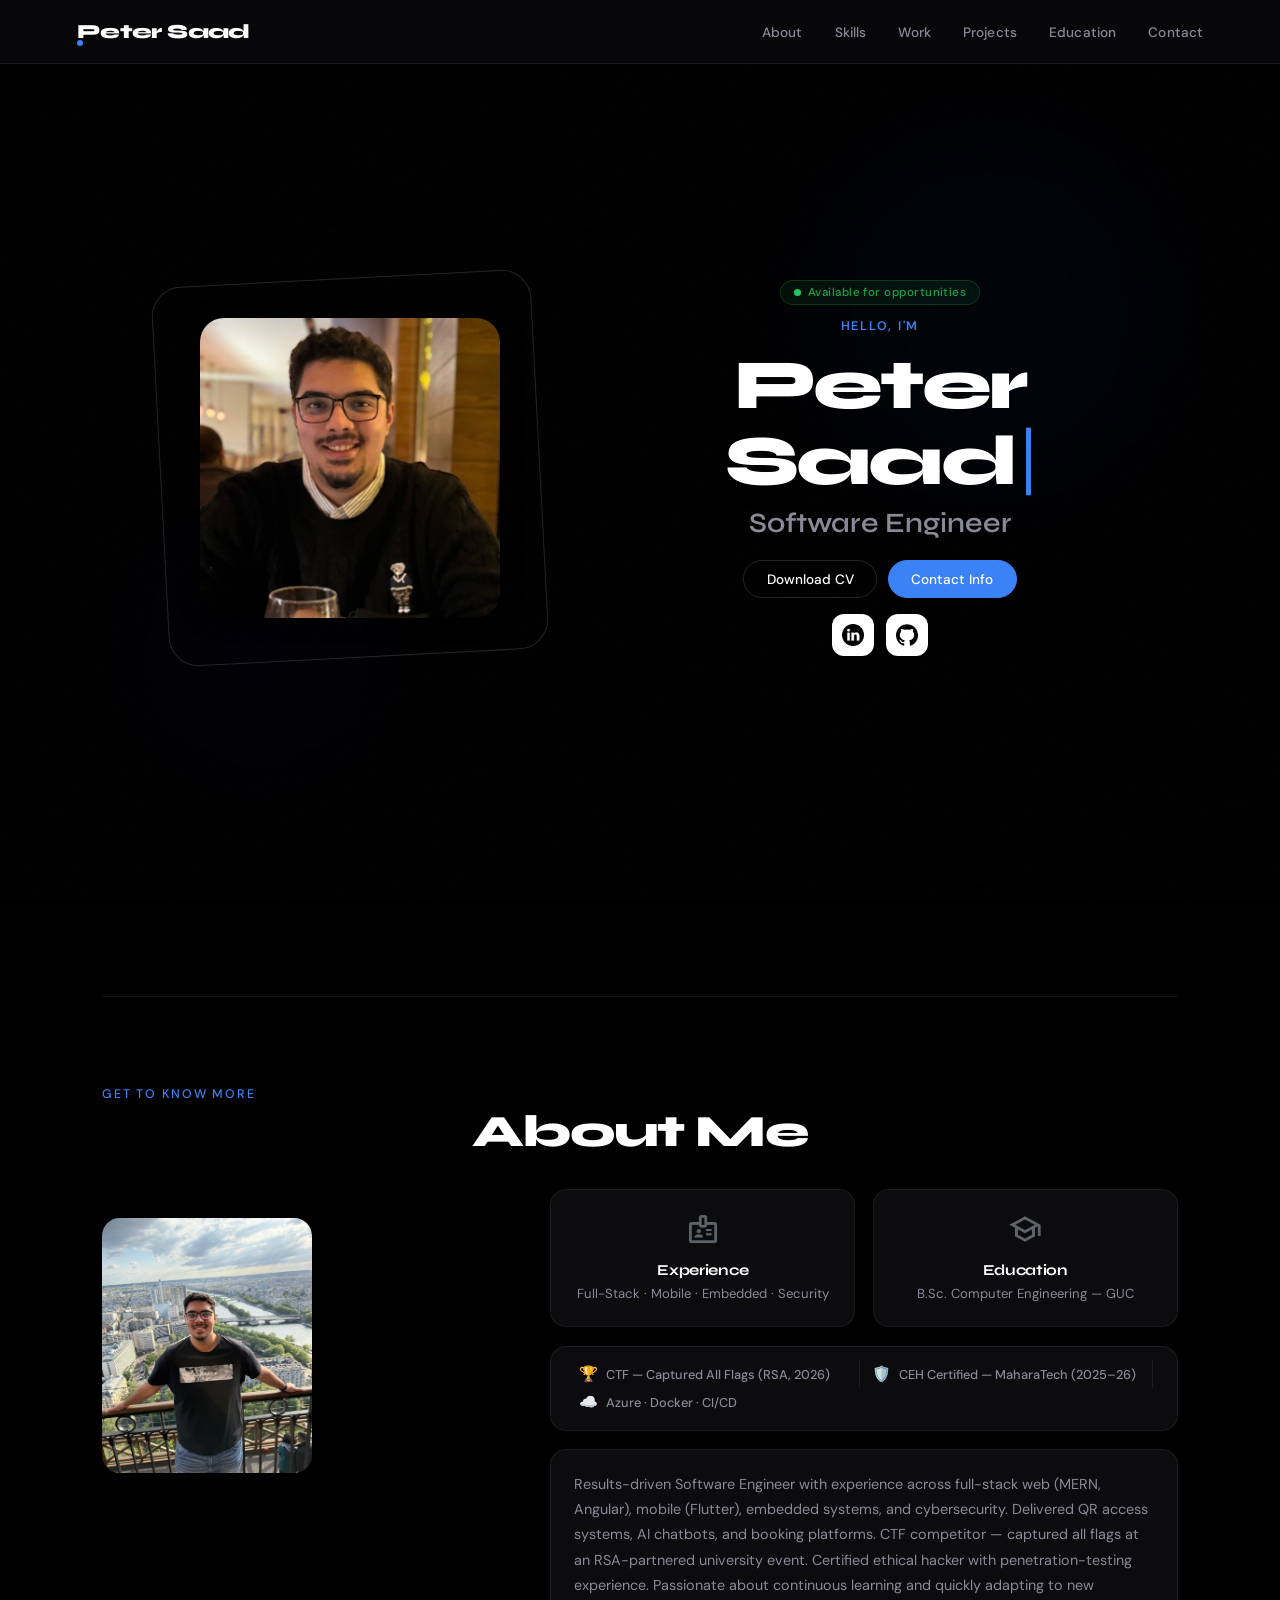
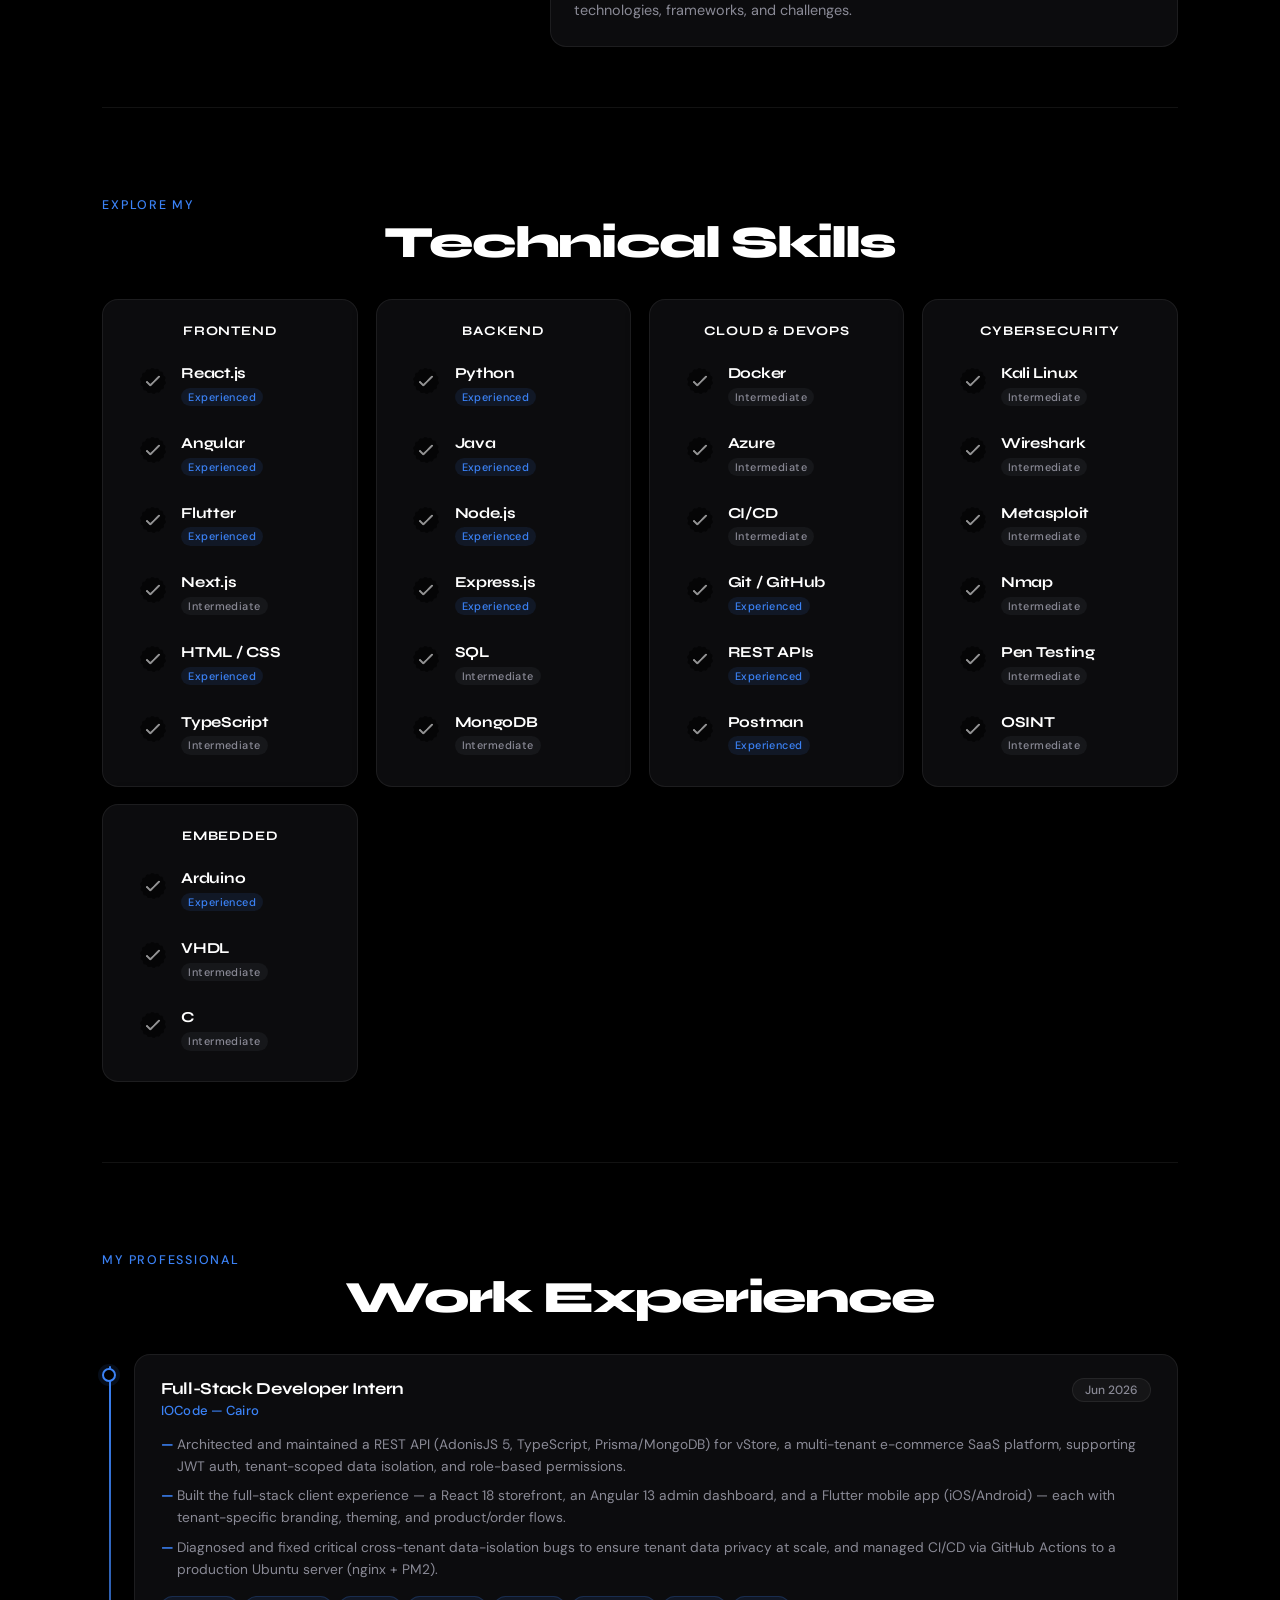
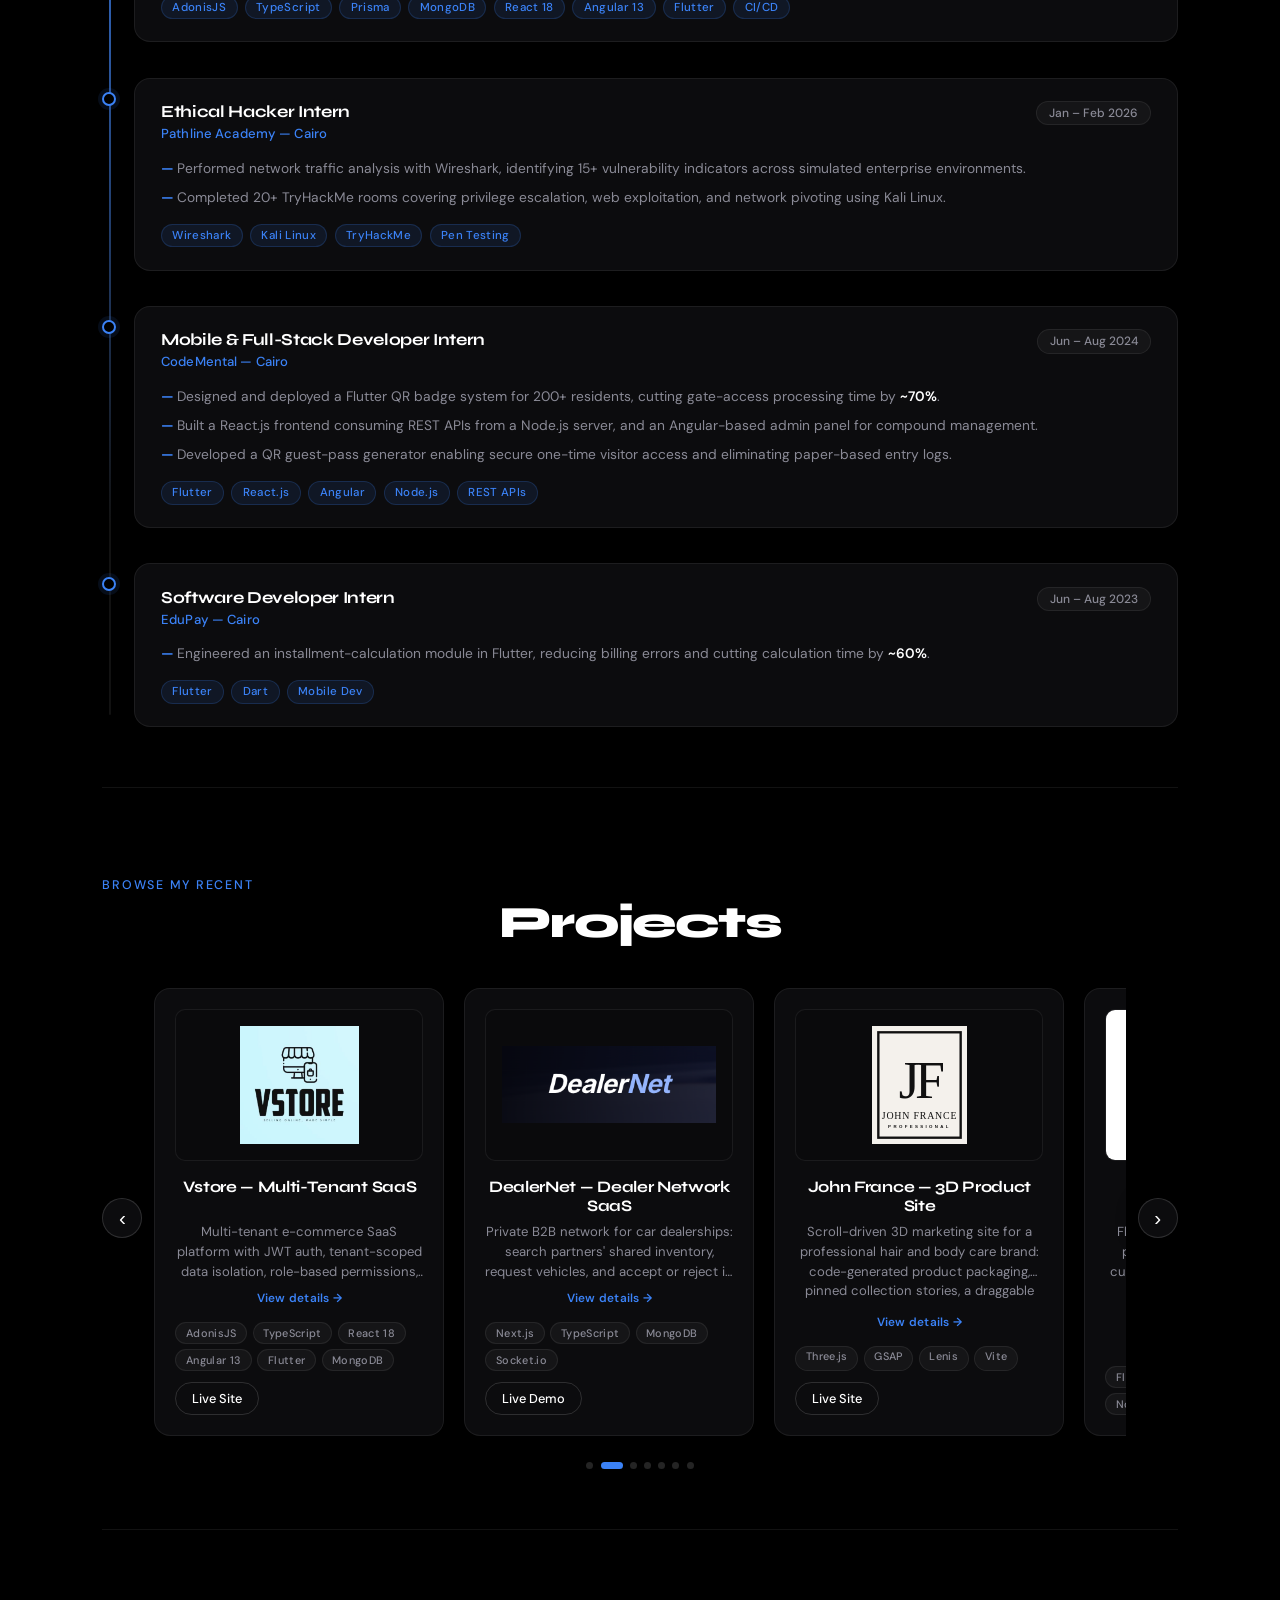
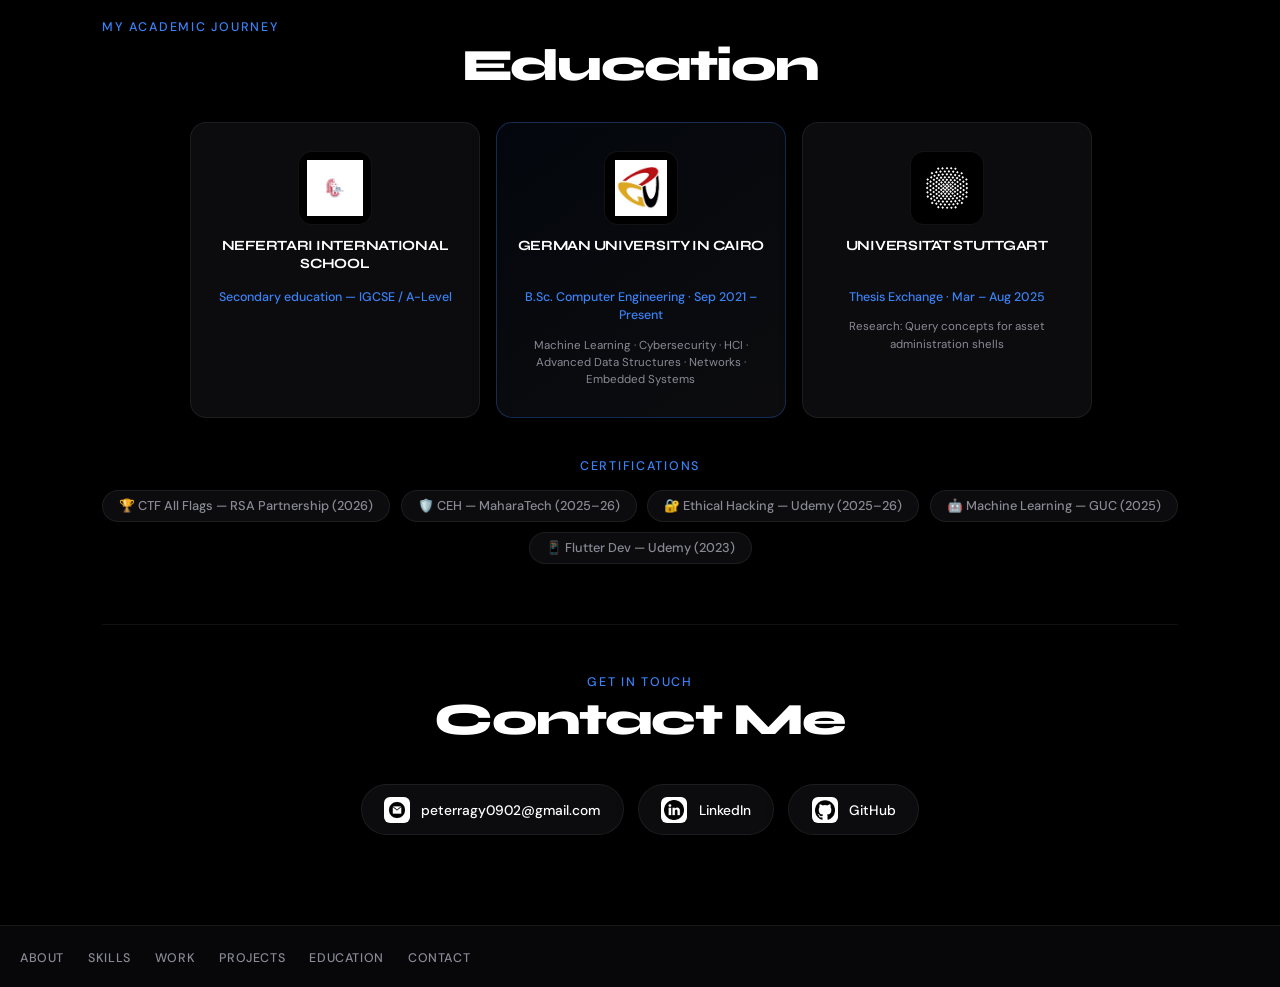
<file: index.html>
<!DOCTYPE html>
<html lang="en">
  <head>
    <meta charset="UTF-8" />
    <meta http-equiv="X-UA-Compatible" content="IE=edge" />
    <meta name="viewport" content="width=device-width, initial-scale=1.0" />
    <title>Peter Saad — Software Engineer</title>
    <link rel="preconnect" href="https://fonts.googleapis.com">
    <link rel="preconnect" href="https://fonts.gstatic.com" crossorigin>
    <link href="https://fonts.googleapis.com/css2?family=Syne:wght@400;500;600;700;800&family=DM+Sans:ital,opsz,wght@0,9..40,300;0,9..40,400;0,9..40,500;1,9..40,300&display=swap" rel="stylesheet">
    <link rel="stylesheet" href="style.css?v=3" />
    <link rel="stylesheet" href="mediaqueries.css?v=3" />
  </head>
  <body>

    <!-- ── DESKTOP NAV ── -->
    <nav id="desktop-nav">
      <div class="logo">Peter Saad</div>
      <div>
        <ul class="nav-links">
          <li><a href="#about">About</a></li>
          <li><a href="#experience">Skills</a></li>
          <li><a href="#work">Work</a></li>
          <li><a href="#projects">Projects</a></li>
          <li><a href="#education">Education</a></li>
          <li><a href="#contact">Contact</a></li>
        </ul>
      </div>
    </nav>

    <!-- ── HAMBURGER NAV ── -->
    <nav id="hamburger-nav">
      <div class="logo">Peter Saad</div>
      <div class="hamburger-menu">
        <div class="hamburger-icon" id="hamburgerIcon" onclick="toggleMenu()">
          <span></span>
          <span></span>
          <span></span>
        </div>
        <ul class="menu-links" id="menuLinks">
          <li><a href="#about"      onclick="toggleMenu()">About</a></li>
          <li><a href="#experience" onclick="toggleMenu()">Skills</a></li>
          <li><a href="#work"       onclick="toggleMenu()">Work</a></li>
          <li><a href="#projects"   onclick="toggleMenu()">Projects</a></li>
          <li><a href="#education"  onclick="toggleMenu()">Education</a></li>
          <li><a href="#contact"    onclick="toggleMenu()">Contact</a></li>
        </ul>
      </div>
    </nav>

    <!-- ── HERO ── -->
    <section id="profile">
      <div class="section__pic-container reveal">
        <img src="./assets/peterPP.jpg" alt="Peter's profile picture" class="profile-pic" />
      </div>
      <div class="section__text">
        <div class="status-badge reveal reveal-delay-1">Available for opportunities</div>
        <p class="section__text__p1 reveal reveal-delay-1">Hello, I'm</p>
        <h1 class="title reveal reveal-delay-2">Peter Saad</h1>
        <p class="section__text__p2 reveal reveal-delay-3">Software Engineer</p>
        <div class="btn-container reveal reveal-delay-4">
          <button class="btn btn-color-2" onclick="window.open('./assets/Peter_Saad_CV.pdf')">Download CV</button>
          <button class="btn btn-color-1" onclick="location.href='./#contact'">Contact Info</button>
        </div>
        <div id="socials-container" class="reveal reveal-delay-5">
          <img src="./assets/linkedin.png" alt="My LinkedIn profile" class="icon"
            onclick="location.href='https://www.linkedin.com/in/peter-ragy-b593ab20a/'" />
          <img src="./assets/github.png" alt="My Github profile" class="icon"
            onclick="location.href='https://github.com/Peterragy'" />
        </div>
      </div>
    </section>

    <!-- ── ABOUT ── -->
    <section id="about">
      <p class="section__text__p1 reveal">Get To Know More</p>
      <h1 class="title reveal reveal-delay-1">About Me</h1>
      <div class="section-container">
        <div class="section__pic-container reveal reveal-delay-1">
          <img src="./assets/peterSaad.jpg" alt="Profile picture" class="about-pic" />
        </div>
        <div class="about-details-container">
          <div class="about-containers">
            <div class="details-container reveal reveal-delay-2">
              <img src="./assets/badge_24dp_5F6368_FILL0_wght400_GRAD0_opsz24.png" alt="Experience icon" class="icon" />
              <h3>Experience</h3>
              <p>Full-Stack · Mobile · Embedded · Security</p>
            </div>
            <div class="details-container reveal reveal-delay-3">
              <img src="./assets/school_24dp_5F6368_FILL0_wght400_GRAD0_opsz24.png" alt="Education icon" class="icon" />
              <h3>Education</h3>
              <p>B.Sc. Computer Engineering — GUC</p>
            </div>
          </div>

          <!-- Achievements strip -->
          <div class="achievements-strip reveal reveal-delay-3">
            <div class="ach-item">
              <span class="ach-icon">🏆</span>
              <span>CTF — Captured All Flags (RSA, 2026)</span>
            </div>
            <div class="ach-sep"></div>
            <div class="ach-item">
              <span class="ach-icon">🛡️</span>
              <span>CEH Certified — MaharaTech (2025–26)</span>
            </div>
            <div class="ach-sep"></div>
            <div class="ach-item">
              <span class="ach-icon">☁️</span>
              <span>Azure · Docker · CI/CD</span>
            </div>
          </div>

          <div class="text-container reveal reveal-delay-4">
            <p>
              Results-driven Software Engineer with experience across full-stack web (MERN, Angular), mobile (Flutter),
              embedded systems, and cybersecurity. Delivered QR access systems, AI chatbots, and booking platforms.
              CTF competitor — captured all flags at an RSA-partnered university event. Certified ethical hacker
              with penetration-testing experience. Passionate about continuous learning and quickly adapting to new
              technologies, frameworks, and challenges.
            </p>
          </div>
        </div>
      </div>
      <img src="./assets/arrow.png" alt="Arrow icon" class="icon arrow" onclick="location.href='./#experience'" />
    </section>

    <!-- ── SKILLS ── -->
    <section id="experience">
      <p class="section__text__p1 reveal">Explore My</p>
      <h1 class="title reveal reveal-delay-1">Technical Skills</h1>
      <div class="experience-details-container reveal reveal-delay-2">
        <div class="about-containers">

          <div class="details-container">
            <h2 class="experience-sub-title">Frontend</h2>
            <div class="article-container">
              <article><img src="./assets/checkmark.png" alt="" class="icon" /><div><h3>React.js</h3><p><span class="skill-level experienced">Experienced</span></p></div></article>
              <article><img src="./assets/checkmark.png" alt="" class="icon" /><div><h3>Angular</h3><p><span class="skill-level experienced">Experienced</span></p></div></article>
              <article><img src="./assets/checkmark.png" alt="" class="icon" /><div><h3>Flutter</h3><p><span class="skill-level experienced">Experienced</span></p></div></article>
              <article><img src="./assets/checkmark.png" alt="" class="icon" /><div><h3>Next.js</h3><p><span class="skill-level intermediate">Intermediate</span></p></div></article>
              <article><img src="./assets/checkmark.png" alt="" class="icon" /><div><h3>HTML / CSS</h3><p><span class="skill-level experienced">Experienced</span></p></div></article>
              <article><img src="./assets/checkmark.png" alt="" class="icon" /><div><h3>TypeScript</h3><p><span class="skill-level intermediate">Intermediate</span></p></div></article>
            </div>
          </div>

          <div class="details-container">
            <h2 class="experience-sub-title">Backend</h2>
            <div class="article-container">
              <article><img src="./assets/checkmark.png" alt="" class="icon" /><div><h3>Python</h3><p><span class="skill-level experienced">Experienced</span></p></div></article>
              <article><img src="./assets/checkmark.png" alt="" class="icon" /><div><h3>Java</h3><p><span class="skill-level experienced">Experienced</span></p></div></article>
              <article><img src="./assets/checkmark.png" alt="" class="icon" /><div><h3>Node.js</h3><p><span class="skill-level experienced">Experienced</span></p></div></article>
              <article><img src="./assets/checkmark.png" alt="" class="icon" /><div><h3>Express.js</h3><p><span class="skill-level experienced">Experienced</span></p></div></article>
              <article><img src="./assets/checkmark.png" alt="" class="icon" /><div><h3>SQL</h3><p><span class="skill-level intermediate">Intermediate</span></p></div></article>
              <article><img src="./assets/checkmark.png" alt="" class="icon" /><div><h3>MongoDB</h3><p><span class="skill-level intermediate">Intermediate</span></p></div></article>
            </div>
          </div>

          <div class="details-container">
            <h2 class="experience-sub-title">Cloud & DevOps</h2>
            <div class="article-container">
              <article><img src="./assets/checkmark.png" alt="" class="icon" /><div><h3>Docker</h3><p><span class="skill-level intermediate">Intermediate</span></p></div></article>
              <article><img src="./assets/checkmark.png" alt="" class="icon" /><div><h3>Azure</h3><p><span class="skill-level intermediate">Intermediate</span></p></div></article>
              <article><img src="./assets/checkmark.png" alt="" class="icon" /><div><h3>CI/CD</h3><p><span class="skill-level intermediate">Intermediate</span></p></div></article>
              <article><img src="./assets/checkmark.png" alt="" class="icon" /><div><h3>Git / GitHub</h3><p><span class="skill-level experienced">Experienced</span></p></div></article>
              <article><img src="./assets/checkmark.png" alt="" class="icon" /><div><h3>REST APIs</h3><p><span class="skill-level experienced">Experienced</span></p></div></article>
              <article><img src="./assets/checkmark.png" alt="" class="icon" /><div><h3>Postman</h3><p><span class="skill-level experienced">Experienced</span></p></div></article>
            </div>
          </div>

          <div class="details-container">
            <h2 class="experience-sub-title">Cybersecurity</h2>
            <div class="article-container">
              <article><img src="./assets/checkmark.png" alt="" class="icon" /><div><h3>Kali Linux</h3><p><span class="skill-level intermediate">Intermediate</span></p></div></article>
              <article><img src="./assets/checkmark.png" alt="" class="icon" /><div><h3>Wireshark</h3><p><span class="skill-level intermediate">Intermediate</span></p></div></article>
              <article><img src="./assets/checkmark.png" alt="" class="icon" /><div><h3>Metasploit</h3><p><span class="skill-level intermediate">Intermediate</span></p></div></article>
              <article><img src="./assets/checkmark.png" alt="" class="icon" /><div><h3>Nmap</h3><p><span class="skill-level intermediate">Intermediate</span></p></div></article>
              <article><img src="./assets/checkmark.png" alt="" class="icon" /><div><h3>Pen Testing</h3><p><span class="skill-level intermediate">Intermediate</span></p></div></article>
              <article><img src="./assets/checkmark.png" alt="" class="icon" /><div><h3>OSINT</h3><p><span class="skill-level intermediate">Intermediate</span></p></div></article>
            </div>
          </div>

          <div class="details-container">
            <h2 class="experience-sub-title">Embedded</h2>
            <div class="article-container">
              <article><img src="./assets/checkmark.png" alt="" class="icon" /><div><h3>Arduino</h3><p><span class="skill-level experienced">Experienced</span></p></div></article>
              <article><img src="./assets/checkmark.png" alt="" class="icon" /><div><h3>VHDL</h3><p><span class="skill-level intermediate">Intermediate</span></p></div></article>
              <article><img src="./assets/checkmark.png" alt="" class="icon" /><div><h3>C</h3><p><span class="skill-level intermediate">Intermediate</span></p></div></article>
            </div>
          </div>

        </div>
      </div>
      <img src="./assets/arrow.png" alt="Arrow icon" class="icon arrow" onclick="location.href='./#work'" />
    </section>

    <!-- ── WORK EXPERIENCE ── -->
    <section id="work">
      <p class="section__text__p1 reveal">My Professional</p>
      <h1 class="title reveal reveal-delay-1">Work Experience</h1>

      <div class="timeline reveal reveal-delay-2">

        <div class="timeline-item">
          <div class="timeline-dot"></div>
          <div class="timeline-content">
            <div class="timeline-header">
              <div>
                <h3 class="timeline-role">Full-Stack Developer Intern</h3>
                <p class="timeline-company">IOCode — Cairo</p>
              </div>
              <span class="timeline-date">Jun 2026</span>
            </div>
            <ul class="timeline-bullets">
              <li>Architected and maintained a REST API (AdonisJS 5, TypeScript, Prisma/MongoDB) for vStore, a multi-tenant e-commerce SaaS platform, supporting JWT auth, tenant-scoped data isolation, and role-based permissions.</li>
              <li>Built the full-stack client experience — a React 18 storefront, an Angular 13 admin dashboard, and a Flutter mobile app (iOS/Android) — each with tenant-specific branding, theming, and product/order flows.</li>
              <li>Diagnosed and fixed critical cross-tenant data-isolation bugs to ensure tenant data privacy at scale, and managed CI/CD via GitHub Actions to a production Ubuntu server (nginx + PM2).</li>
            </ul>
            <div class="timeline-tags">
              <span>AdonisJS</span><span>TypeScript</span><span>Prisma</span><span>MongoDB</span><span>React 18</span><span>Angular 13</span><span>Flutter</span><span>CI/CD</span>
            </div>
          </div>
        </div>

        <div class="timeline-item">
          <div class="timeline-dot"></div>
          <div class="timeline-content">
            <div class="timeline-header">
              <div>
                <h3 class="timeline-role">Ethical Hacker Intern</h3>
                <p class="timeline-company">Pathline Academy — Cairo</p>
              </div>
              <span class="timeline-date">Jan – Feb 2026</span>
            </div>
            <ul class="timeline-bullets">
              <li>Performed network traffic analysis with Wireshark, identifying 15+ vulnerability indicators across simulated enterprise environments.</li>
              <li>Completed 20+ TryHackMe rooms covering privilege escalation, web exploitation, and network pivoting using Kali Linux.</li>
            </ul>
            <div class="timeline-tags">
              <span>Wireshark</span><span>Kali Linux</span><span>TryHackMe</span><span>Pen Testing</span>
            </div>
          </div>
        </div>

        <div class="timeline-item">
          <div class="timeline-dot"></div>
          <div class="timeline-content">
            <div class="timeline-header">
              <div>
                <h3 class="timeline-role">Mobile & Full-Stack Developer Intern</h3>
                <p class="timeline-company">CodeMental — Cairo</p>
              </div>
              <span class="timeline-date">Jun – Aug 2024</span>
            </div>
            <ul class="timeline-bullets">
              <li>Designed and deployed a Flutter QR badge system for 200+ residents, cutting gate-access processing time by <strong>~70%</strong>.</li>
              <li>Built a React.js frontend consuming REST APIs from a Node.js server, and an Angular-based admin panel for compound management.</li>
              <li>Developed a QR guest-pass generator enabling secure one-time visitor access and eliminating paper-based entry logs.</li>
            </ul>
            <div class="timeline-tags">
              <span>Flutter</span><span>React.js</span><span>Angular</span><span>Node.js</span><span>REST APIs</span>
            </div>
          </div>
        </div>

        <div class="timeline-item">
          <div class="timeline-dot"></div>
          <div class="timeline-content">
            <div class="timeline-header">
              <div>
                <h3 class="timeline-role">Software Developer Intern</h3>
                <p class="timeline-company">EduPay — Cairo</p>
              </div>
              <span class="timeline-date">Jun – Aug 2023</span>
            </div>
            <ul class="timeline-bullets">
              <li>Engineered an installment-calculation module in Flutter, reducing billing errors and cutting calculation time by <strong>~60%</strong>.</li>
            </ul>
            <div class="timeline-tags">
              <span>Flutter</span><span>Dart</span><span>Mobile Dev</span>
            </div>
          </div>
        </div>

      </div>
      <img src="./assets/arrow.png" alt="Arrow icon" class="icon arrow" onclick="location.href='./#projects'" />
    </section>

    <!-- ── PROJECTS ── -->
    <section id="projects">
      <p class="section__text__p1 reveal">Browse My Recent</p>
      <h1 class="title reveal reveal-delay-1">Projects</h1>

      <div class="experience-details-container reveal reveal-delay-2">
        <div class="projects-slider-wrap">
          <button class="slider-btn slider-btn-left" type="button" aria-label="Scroll left" onclick="scrollProjects(-1)">‹</button>

          <div class="projects-slider" id="projectsSlider">

            <div class="details-container color-container project-card" tabindex="0" role="button">
              <img src="./assets/vstore-icon.png" alt="Vstore" class="project-img project-img-placeholder" />
              <template class="project-details">
                <p class="pd-meta">Full-Stack Developer · IOCode · 2026</p>
                <p class="pd-summary">A white-label e-commerce platform where every store owner gets their own branded storefront, admin dashboard and mobile app, all running on one shared backend.</p>
                <ul class="pd-points">
                  <li>REST API in AdonisJS 5 + TypeScript with Prisma/MongoDB, JWT auth and role-based permissions</li>
                  <li>Tenant-scoped data isolation: found and fixed cross-tenant leaks in orders, uploads, search and user accounts</li>
                  <li>React 18 storefront, Angular 13 admin dashboard and Flutter iOS/Android app, each themed per tenant</li>
                  <li>Per-tenant force-update flow for the mobile apps and cache invalidation so branding changes go live instantly</li>
                  <li>CI/CD with GitHub Actions to a production Ubuntu server behind nginx + PM2</li>
                </ul>
              </template>
              <div class="project-body">
                <h2 class="project-title">Vstore — Multi-Tenant SaaS</h2>
                <p class="project-desc">Multi-tenant e-commerce SaaS platform with JWT auth, tenant-scoped data isolation, role-based permissions, and full-stack client apps across web and mobile.</p>
              </div>
              <div class="project-footer">
                <div class="project-tech-tags">
                  <span>AdonisJS</span><span>TypeScript</span><span>React 18</span><span>Angular 13</span><span>Flutter</span><span>MongoDB</span>
                 
                </div>
                <div class="btn-container">
                  <button class="btn btn-color-2 project-btn" onclick="location.href='https://get.vstoreae.com'">Live Site</button>
                </div>
              </div>
            </div>

            <div class="details-container color-container project-card" tabindex="0" role="button">
              <img src="./assets/dealernet-logo.png" alt="DealerNet" class="project-img project-img-placeholder" />
              <template class="project-details">
                <p class="pd-meta">Product build · 2026</p>
                <p class="pd-summary">A private B2B network for car dealerships. When a customer wants a car that isn't on the lot, sales staff search partner dealerships' shared inventory, send a request, and the owning dealer accepts or rejects it in real time.</p>
                <ul class="pd-points">
                  <li>Multi-tenant accounts with Admin, Sales and Inventory roles, enforced on the server</li>
                  <li>Network search across make, model, year, price, mileage, distance and more, with cost and stock numbers kept private</li>
                  <li>Request workflow that reserves the car atomically and auto-rejects competing requests</li>
                  <li>Real-time notifications over Socket.io with a polling fallback</li>
                  <li>Subscriptions, trials, referral rewards and a platform console for billing and suspensions</li>
                  <li>Full Arabic and English UI with right-to-left layout, built for the Egyptian market</li>
                </ul>
              </template>
              <div class="project-body">
                <h2 class="project-title">DealerNet — Dealer Network SaaS</h2>
                <p class="project-desc">Private B2B network for car dealerships: search partners' shared inventory, request vehicles, and accept or reject in real time. Roles, CSV import, subscriptions, and full Arabic/English RTL support.</p>
              </div>
              <div class="project-footer">
                <div class="project-tech-tags">
                  <span>Next.js</span><span>TypeScript</span><span>MongoDB</span><span>Socket.io</span>
                </div>
                <div class="btn-container">
                  <button class="btn btn-color-2 project-btn" onclick="location.href='https://dealer-net.vercel.app'">Live Demo</button>
                </div>
              </div>
            </div>

            <div class="details-container color-container project-card" tabindex="0" role="button">
              <img src="./assets/johnfrance-logo.svg" alt="John France" class="project-img project-img-placeholder" />
              <template class="project-details">
                <p class="pd-meta">Website build · 2026</p>
                <p class="pd-summary">A scroll-driven 3D marketing site for John France Professional, a hair and body care brand, with every bottle, jar and tube generated in code instead of loaded as model files.</p>
                <ul class="pd-points">
                  <li>Procedural 3D packaging in Three.js with printed JF labels drawn on canvas</li>
                  <li>Logo intro animation and pinned collection stories where the page colour shifts per product line</li>
                  <li>Draggable 3D carousel of the range, smooth scrolling with GSAP + Lenis</li>
                  <li>199-product catalogue across 7 categories with shade variants and a store locator</li>
                  <li>Respects reduced-motion settings and ships as a static Vite build</li>
                </ul>
              </template>
              <div class="project-body">
                <h2 class="project-title">John France — 3D Product Site</h2>
                <p class="project-desc">Scroll-driven 3D marketing site for a professional hair and body care brand: code-generated product packaging, pinned collection stories, a draggable 3D carousel, and a 199-product catalogue with store locator.</p>
              </div>
              <div class="project-footer">
                <div class="project-tech-tags">
                  <span>Three.js</span><span>GSAP</span><span>Lenis</span><span>Vite</span>
                </div>
                <div class="btn-container">
                  <button class="btn btn-color-2 project-btn" onclick="location.href='https://john-france.vercel.app'">Live Site</button>
                </div>
              </div>
            </div>

            <div class="details-container color-container project-card" tabindex="0" role="button">
              <img src="./assets/lakeView.png" alt="LakeView Residence" class="project-img" />
              <template class="project-details">
                <p class="pd-meta">Mobile & Full-Stack Developer · CodeMental · 2024</p>
                <p class="pd-summary">A gate-access system for a residential compound that replaced paper visitor logs with QR codes.</p>
                <ul class="pd-points">
                  <li>Flutter QR badge app for 200+ residents, cutting gate-access time by ~70%</li>
                  <li>One-time QR guest passes for secure visitor entry</li>
                  <li>React.js frontend on a Node.js REST API, plus an Angular admin panel for compound management</li>
                </ul>
              </template>
              <div class="project-body">
                <h2 class="project-title">LakeView Residence</h2>
                <p class="project-desc">Flutter QR badge system and guest-pass generator for 200+ residents, cutting gate-access time by ~70% and eliminating paper entry logs.</p>
              </div>
              <div class="project-footer">
                <div class="project-tech-tags">
                  <span>Flutter</span><span>React.js</span><span>Angular</span><span>Node.js</span>
                </div>
              </div>
            </div>

            <div class="details-container color-container project-card" tabindex="0" role="button">
              <img src="./assets/edupayegyptcom_logo-2.jpeg" alt="EduPay" class="project-img" />
              <template class="project-details">
                <p class="pd-meta">Software Developer · EduPay · 2023</p>
                <p class="pd-summary">A school-fees payment app; I built the module that splits tuition into instalment plans.</p>
                <ul class="pd-points">
                  <li>Instalment-calculation module in Flutter</li>
                  <li>Cut calculation time by ~60% and reduced billing errors</li>
                  <li>Supported both the mobile app and the admin interfaces</li>
                </ul>
              </template>
              <div class="project-body">
                <h2 class="project-title">EduPay</h2>
                <p class="project-desc">Installment-calculation module in Flutter reducing billing errors and cutting calculation time by ~60%. Full-stack support across mobile and admin interfaces.</p>
              </div>
              <div class="project-footer">
                <div class="project-tech-tags">
                  <span>Flutter</span><span>Dart</span>
                </div>
              </div>
            </div>

            <div class="details-container color-container project-card" tabindex="0" role="button">
              <img src="./assets/airlineChatbot.png" alt="Airline Chatbot" class="project-img" />
              <template class="project-details">
                <p class="pd-meta">University project · GUC</p>
                <p class="pd-summary">A question-answering chatbot for airline data that combines a knowledge graph with semantic search.</p>
                <ul class="pd-points">
                  <li>Neo4j knowledge-graph queries merged with embedding-based retrieval</li>
                  <li>LLM answers grounded in both sources through LangChain</li>
                  <li>~40% more accurate answers than a baseline RAG pipeline</li>
                </ul>
              </template>
              <div class="project-body">
                <h2 class="project-title">Airline Chatbot</h2>
                <p class="project-desc">Hybrid chatbot merging Neo4j knowledge-graph queries with semantic embeddings + LLM outputs, improving response accuracy ~40% over baseline RAG.</p>
              </div>
              <div class="project-footer">
                <div class="project-tech-tags">
                  <span>Python</span><span>LangChain</span><span>Neo4j</span><span>OpenAI</span>
                </div>
                <div class="btn-container">
                  <button class="btn btn-color-2 project-btn" onclick="location.href='https://github.com/mario3fady/ACL-Airline-94/'">GitHub</button>
                </div>
              </div>
            </div>

            <div class="details-container color-container project-card" tabindex="0" role="button">
              <img src="./assets/Wandermate_logo.svg" alt="Wander-Mate" class="project-img" />
              <template class="project-details">
                <p class="pd-meta">University project · GUC · 2024</p>
                <p class="pd-summary">A full-stack travel booking platform for flights, hotels, tours and souvenirs.</p>
                <ul class="pd-points">
                  <li>MERN stack with role-based authentication for tourists, guides, sellers and admins</li>
                  <li>Stripe payments and an itinerary builder</li>
                  <li>Booking flows for flights, hotels and activities in one place</li>
                </ul>
              </template>
              <div class="project-body">
                <h2 class="project-title">Wander-Mate</h2>
                <p class="project-desc">Full-stack MERN booking platform for flights, hotels, tours and souvenirs — Stripe payments, itinerary builder, role-based authentication.</p>
              </div>
              <div class="project-footer">
                <div class="project-tech-tags">
                  <span>MongoDB</span><span>Express</span><span>React</span><span>Node.js</span><span>Stripe</span>
                </div>
                <div class="btn-container">
                  <button class="btn btn-color-2 project-btn" onclick="location.href='https://github.com/Advanced-computer-lab-2024/Wander-Mate'">GitHub</button>
                </div>
              </div>
            </div>

           
          </div>

          <button class="slider-btn slider-btn-right" type="button" aria-label="Scroll right" onclick="scrollProjects(1)">›</button>
        </div>
        <div class="slider-dots" id="sliderDots" aria-hidden="true"></div>
      </div>

      <img src="./assets/arrow.png" alt="Arrow icon" class="icon arrow" onclick="location.href='./#education'" />
    </section>

    <!-- ── EDUCATION ── -->
    <section id="education">
      <p class="section__text__p1 reveal">My Academic Journey</p>
      <h1 class="title reveal reveal-delay-1">Education</h1>
      <div class="experience-details-container reveal reveal-delay-2">
        <div class="about-containers edu-grid">

          <div class="details-container color-container education-card">
            <div class="edu-logo-wrap">
              <img src="./assets/nefertari.png" alt="Nefertari International School" class="edu-logo" />
            </div>
            <h2 class="experience-sub-title project-title">Nefertari International School</h2>
            <p class="edu-desc">Secondary education — IGCSE / A-Level</p>
          </div>

          <div class="details-container color-container education-card edu-card-main">
            <div class="edu-logo-wrap">
              <img src="./assets/The_German_University_in_Cairo_Official_logo.jpg" alt="German University in Cairo" class="edu-logo" />
            </div>
            <h2 class="experience-sub-title project-title">German University in Cairo</h2>
            <p class="edu-desc">B.Sc. Computer Engineering · Sep 2021 – Present</p>
            <p class="edu-courses">Machine Learning · Cybersecurity · HCI · Advanced Data Structures · Networks · Embedded Systems</p>
          </div>

          <div class="details-container color-container education-card">
            <div class="edu-logo-wrap">
              <img src="./assets/universitet-stuttgart.svg" alt="Universität Stuttgart" class="edu-logo" />
            </div>
            <h2 class="experience-sub-title project-title">Universität Stuttgart</h2>
            <p class="edu-desc">Thesis Exchange · Mar – Aug 2025</p>
            <p class="edu-courses">Research: Query concepts for asset administration shells</p>
          </div>

        </div>
      </div>

      <!-- Certifications -->
      <div class="certs-row reveal reveal-delay-3">
        <p class="section__text__p1">Certifications</p>
        <div class="certs-list">
          <div class="cert-chip">🏆 CTF All Flags — RSA Partnership (2026)</div>
          <div class="cert-chip">🛡️ CEH — MaharaTech (2025–26)</div>
          <div class="cert-chip">🔐 Ethical Hacking — Udemy (2025–26)</div>
          <div class="cert-chip">🤖 Machine Learning — GUC (2025)</div>
          <div class="cert-chip">📱 Flutter Dev — Udemy (2023)</div>
        </div>
      </div>

      <img src="./assets/arrow.png" alt="Arrow icon" class="icon arrow" onclick="location.href='./#contact'" />
    </section>

    <!-- ── CONTACT ── -->
    <section id="contact">
      <p class="section__text__p1 reveal">Get in Touch</p>
      <h1 class="title reveal reveal-delay-1">Contact Me</h1>
      <div class="contact-info-upper-container reveal reveal-delay-2">

        <div class="contact-info-container">
          <img src="./assets/email.png" alt="Email icon" class="icon contact-icon email-icon" />
          <p><a href="mailto:peterragy0902@gmail.com">peterragy0902@gmail.com</a></p>
        </div>

        <div class="contact-info-container">
          <img src="./assets/linkedin.png" alt="LinkedIn icon" class="icon contact-icon" />
          <p><a href="https://www.linkedin.com/in/peter-ragy-b593ab20a/" target="_blank">LinkedIn</a></p>
        </div>

        <div class="contact-info-container">
          <img src="./assets/github.png" alt="GitHub icon" class="icon contact-icon" />
          <p><a href="https://github.com/Peterragy" target="_blank">GitHub</a></p>
        </div>

      </div>
    </section>

    <!-- ── FOOTER ── -->
    <footer>
      <nav>
        <div class="nav-links-container">
          <ul class="nav-links">
            <li><a href="#about">About</a></li>
            <li><a href="#experience">Skills</a></li>
            <li><a href="#work">Work</a></li>
            <li><a href="#projects">Projects</a></li>
            <li><a href="#education">Education</a></li>
            <li><a href="#contact">Contact</a></li>
          </ul>
        </div>
      </nav>
    </footer>

    <!-- ── PROJECT DETAILS MODAL ── -->
    <div class="pd-overlay" id="projectModal" hidden>
      <div class="pd-backdrop" data-close></div>
      <div class="pd-panel" role="dialog" aria-modal="true" aria-labelledby="pdTitle">
        <button class="pd-close" type="button" aria-label="Close details" data-close>&times;</button>
        <div class="pd-hero"><img id="pdImg" alt="" /></div>
        <div class="pd-content">
          <h2 class="pd-title" id="pdTitle"></h2>
          <div id="pdBody"></div>
          <div class="project-tech-tags pd-tags" id="pdTags"></div>
          <div class="pd-actions" id="pdActions"></div>
        </div>
      </div>
    </div>

    <script src="script.js?v=3"></script>
  </body>
</html>
</file>
<file: style.css>
/* ─────────────────────────────────────────────────────────
   FONTS & DESIGN TOKENS
───────────────────────────────────────────────────────── */
@import url("https://fonts.googleapis.com/css2?family=Syne:wght@400;500;600;700;800&family=DM+Sans:ital,opsz,wght@0,9..40,300;0,9..40,400;0,9..40,500;1,9..40,300&display=swap");

:root {
  --font-display: 'Syne', sans-serif;
  --font-body:    'DM Sans', sans-serif;

  --clr-bg:            #000000;
  --clr-surface:       rgba(14,14,16,0.9);
  --clr-surface-glass: rgba(10,10,12,0.75);

  --clr-border:        rgba(255,255,255,0.07);
  --clr-border-strong: rgba(255,255,255,0.14);

  --clr-text:          #ffffff;
  --clr-text-muted:    #8a8a96;

  --clr-accent:        #3b82f6;
  --clr-accent-soft:   rgba(59,130,246,0.10);
  --clr-accent-glow:   rgba(59,130,246,0.18);

  --radius-card: 16px;
  --radius-pill: 999px;

  --shadow-card:  0 2px 20px rgba(0,0,0,0.55);
  --shadow-hover: 0 8px 40px rgba(0,0,0,0.75);

  --transition: 0.26s cubic-bezier(.4,0,.2,1);
}

/* ─────────────────────────────────────────────────────────
   RESET & BASE
───────────────────────────────────────────────────────── */
*, *::before, *::after { box-sizing: border-box; margin: 0; padding: 0; }
html { scroll-behavior: smooth; }

body {
  font-family: var(--font-body);
  background: var(--clr-bg);
  color: var(--clr-text);
  -webkit-font-smoothing: antialiased;
  overflow-x: hidden;
}

p { color: var(--clr-text-muted); }

a {
  color: var(--clr-text);
  text-decoration: none;
  transition: color var(--transition);
}
a:hover { color: var(--clr-accent); }

/* ─────────────────────────────────────────────────────────
   NOISE TEXTURE
───────────────────────────────────────────────────────── */
body::before {
  content: '';
  position: fixed; inset: 0;
  background-image: url("data:image/svg+xml,%3Csvg viewBox='0 0 200 200' xmlns='http://www.w3.org/2000/svg'%3E%3Cfilter id='n'%3E%3CfeTurbulence type='fractalNoise' baseFrequency='0.9' numOctaves='4' stitchTiles='stitch'/%3E%3C/filter%3E%3Crect width='100%25' height='100%25' filter='url(%23n)' opacity='0.025'/%3E%3C/svg%3E");
  pointer-events: none; z-index: 0; opacity: .45;
}

/* ─────────────────────────────────────────────────────────
   SCROLL REVEAL
───────────────────────────────────────────────────────── */
.reveal {
  opacity: 0;
  transform: translateY(28px);
  transition: opacity 0.65s cubic-bezier(.4,0,.2,1), transform 0.65s cubic-bezier(.4,0,.2,1);
}
.reveal.visible { opacity: 1; transform: none; }
.reveal-delay-1 { transition-delay: 0.10s; }
.reveal-delay-2 { transition-delay: 0.20s; }
.reveal-delay-3 { transition-delay: 0.30s; }
.reveal-delay-4 { transition-delay: 0.40s; }
.reveal-delay-5 { transition-delay: 0.50s; }

/* ─────────────────────────────────────────────────────────
   DESKTOP NAV
───────────────────────────────────────────────────────── */
#desktop-nav {
  position: fixed; top: 0; left: 0; right: 0; z-index: 100;
  display: flex; justify-content: space-between; align-items: center;
  padding: 0 6%; height: 64px;
  background: var(--clr-surface-glass);
  backdrop-filter: blur(20px) saturate(180%);
  -webkit-backdrop-filter: blur(20px) saturate(180%);
  border-bottom: 1px solid var(--clr-border);
  transition: box-shadow var(--transition);
}
#desktop-nav.scrolled { box-shadow: 0 4px 24px rgba(0,0,0,0.3); }

#desktop-nav .logo {
  font-family: var(--font-display);
  font-weight: 800; font-size: 1.25rem;
  letter-spacing: -0.03em; color: var(--clr-text);
  position: relative;
}
#desktop-nav .logo::after {
  content: ''; position: absolute; bottom: -2px; left: 0;
  width: 6px; height: 6px; border-radius: 50%; background: var(--clr-accent);
}

nav, .nav-links { display: flex; }
.nav-links { gap: 2rem; list-style: none; }

#desktop-nav .nav-links a {
  font-size: 0.85rem; font-weight: 500;
  color: var(--clr-text-muted); letter-spacing: 0.01em;
  position: relative; transition: color var(--transition);
}
#desktop-nav .nav-links a::after {
  content: ''; position: absolute; bottom: -3px; left: 0;
  width: 0; height: 1.5px; background: var(--clr-accent);
  transition: width var(--transition); border-radius: 2px;
}
#desktop-nav .nav-links a:hover { color: var(--clr-text); }
#desktop-nav .nav-links a:hover::after { width: 100%; }

.logo { font-size: 2rem; }
.logo:hover { cursor: default; }

/* ─────────────────────────────────────────────────────────
   HAMBURGER NAV
───────────────────────────────────────────────────────── */
#hamburger-nav {
  display: none;
  position: fixed; top: 0; left: 0; right: 0; z-index: 100;
  background: var(--clr-surface-glass);
  backdrop-filter: blur(20px); -webkit-backdrop-filter: blur(20px);
  border-bottom: 1px solid var(--clr-border);
  padding: 0 6%; height: 60px;
  align-items: center; justify-content: space-between;
}
#hamburger-nav .logo {
  font-family: var(--font-display); font-weight: 800;
  font-size: 1.1rem; letter-spacing: -0.03em; position: relative;
}
#hamburger-nav .logo::after {
  content: ''; position: absolute; bottom: -2px; left: 0;
  width: 6px; height: 6px; border-radius: 50%; background: var(--clr-accent);
}

.hamburger-menu { position: relative; display: inline-block; }

.hamburger-icon {
  display: flex; flex-direction: column; gap: 5px;
  cursor: pointer; padding: 6px; border-radius: 8px;
  transition: background var(--transition);
}
.hamburger-icon:hover { background: var(--clr-accent-soft); }
.hamburger-icon span {
  display: block; width: 24px; height: 2px;
  background: var(--clr-text); border-radius: 2px;
  transition: transform var(--transition), opacity var(--transition), width var(--transition);
  transform-origin: center;
}
.hamburger-icon.open span:nth-child(1) { transform: translateY(7px) rotate(45deg); }
.hamburger-icon.open span:nth-child(2) { opacity: 0; width: 0; }
.hamburger-icon.open span:nth-child(3) { transform: translateY(-7px) rotate(-45deg); }

.menu-links {
  position: fixed; top: 60px; left: 0; right: 0;
  background: var(--clr-surface-glass);
  backdrop-filter: blur(20px); -webkit-backdrop-filter: blur(20px);
  border-bottom: 1px solid var(--clr-border);
  padding: 0 6%; max-height: 0; overflow: hidden;
  transition: max-height 0.4s cubic-bezier(.4,0,.2,1), padding 0.3s;
  list-style: none;
}
.menu-links.open { max-height: 400px; padding: 1rem 6%; }
.menu-links li { list-style: none; padding: 0.5rem 0; }
.menu-links a {
  font-family: var(--font-display); font-size: 1.05rem; font-weight: 600;
  color: var(--clr-text); display: block;
  transition: color var(--transition), transform var(--transition);
}
.menu-links a:hover { color: var(--clr-accent); transform: translateX(4px); }

/* ─────────────────────────────────────────────────────────
   SECTIONS — shared
───────────────────────────────────────────────────────── */
section {
  padding: 90px 8% 60px;
  position: relative;
  min-height: fit-content;
}
section:not(#profile)::before {
  content: ''; position: absolute;
  top: 0; left: 8%; right: 8%; height: 1px;
  background: var(--clr-border);
}

.section-container { display: flex; gap: 4rem; }

.section__text__p1 {
  font-size: 0.78rem; font-weight: 500;
  letter-spacing: 0.14em; text-transform: uppercase;
  color: var(--clr-accent); margin-bottom: 0.4rem;
  display: block;
}

.title {
  font-family: var(--font-display);
  font-weight: 800; letter-spacing: -0.04em;
  line-height: 1.08; margin: 0 0 2rem;
  font-size: clamp(1.8rem, 4vw, 2.8rem);
  text-align: center;
}

/* ─────────────────────────────────────────────────────────
   HERO
───────────────────────────────────────────────────────── */
#profile {
  min-height: 100vh;
  display: flex; align-items: center; justify-content: center;
  gap: 5rem; padding: 96px 8% 60px; position: relative;
}
#profile::before, #profile::after {
  content: ''; position: absolute;
  border-radius: 50%; filter: blur(90px); pointer-events: none; z-index: -1;
}
#profile::before {
  width: 480px; height: 480px;
  background: radial-gradient(circle, rgba(37,99,235,0.08) 0%, transparent 70%);
  top: 8%; right: 4%;
}
#profile::after {
  width: 360px; height: 360px;
  background: radial-gradient(circle, rgba(99,102,241,0.06) 0%, transparent 70%);
  bottom: 8%; left: 6%;
}

.section__pic-container {
  display: flex; position: relative; flex-shrink: 0;
  height: 400px; width: 400px; margin: auto 0;
}

.profile-pic {
  width: 300px; height: 300px; object-fit: cover;
  border-radius: 24px; box-shadow: var(--shadow-card);
  transition: transform var(--transition), box-shadow var(--transition);
  position: relative; z-index: 1; margin: auto;
}
.profile-pic:hover {
  transform: translateY(-6px) rotate(1deg);
  box-shadow: var(--shadow-hover);
}
#profile .section__pic-container::before {
  content: ''; position: absolute; inset: 10px;
  border: 1.5px solid var(--clr-border-strong);
  border-radius: 30px; z-index: 0;
  transform: rotate(-3deg);
  transition: transform var(--transition);
}
#profile .section__pic-container:hover::before { transform: rotate(-1.5deg); }

.section__text {
  align-self: center; text-align: center;
  display: flex; flex-direction: column;
  align-items: center; gap: 0.4rem; max-width: 500px;
}
.section__text p { font-weight: 600; }
.section__text__p2 {
  font-family: var(--font-display);
  font-size: 1.75rem; font-weight: 500;
  color: var(--clr-text-muted); margin-bottom: 0.5rem;
}

#profile .title {
  font-size: clamp(2.8rem, 6vw, 4.4rem); margin-bottom: 0;
}
#profile .title::after {
  content: '|'; display: inline-block; color: var(--clr-accent);
  animation: blink 1.1s step-end infinite;
  margin-left: 4px; font-weight: 300;
}
@keyframes blink { 0%,100%{opacity:1} 50%{opacity:0} }

/* ─────────────────────────────────────────────────────────
   STATUS BADGE
───────────────────────────────────────────────────────── */
.status-badge {
  display: inline-flex; align-items: center; gap: 0.45rem;
  background: rgba(34,197,94,0.08); border: 1px solid rgba(34,197,94,0.22);
  border-radius: var(--radius-pill); padding: 0.28rem 0.8rem;
  font-size: 0.72rem; font-weight: 500; color: #16a34a;
  margin-bottom: 0.4rem; letter-spacing: 0.04em;
}
.status-badge::before {
  content: ''; width: 7px; height: 7px;
  border-radius: 50%; background: #22c55e;
  box-shadow: 0 0 0 0 rgba(34,197,94,0.4);
  animation: pulse-dot 2s infinite;
}
@keyframes pulse-dot {
  0%   { box-shadow: 0 0 0 0   rgba(34,197,94,0.4); }
  70%  { box-shadow: 0 0 0 8px rgba(34,197,94,0); }
  100% { box-shadow: 0 0 0 0   rgba(34,197,94,0); }
}

/* ─────────────────────────────────────────────────────────
   SOCIALS
───────────────────────────────────────────────────────── */
#socials-container {
  display: flex; justify-content: center; gap: 0.7rem; margin-top: 0.6rem;
}
#socials-container .icon {
  width: 42px; height: 42px; border-radius: 12px;
  background: #ffffff;
  border: 1.5px solid var(--clr-border-strong);
  padding: 9px; cursor: pointer;
  transition: all var(--transition); object-fit: contain;
  /* no filter — preserve LinkedIn blue and GitHub's original colors */
}
#socials-container .icon:hover {
  background: var(--clr-accent-soft); border-color: var(--clr-accent);
  transform: translateY(-3px); box-shadow: 0 6px 18px var(--clr-accent-glow);
}

/* ─────────────────────────────────────────────────────────
   BUTTONS
───────────────────────────────────────────────────────── */
.btn-container {
  display: flex; justify-content: center; gap: 0.7rem;
  flex-wrap: wrap; margin-top: 0.4rem;
}
.btn {
  font-family: var(--font-body); font-size: 0.85rem; font-weight: 500;
  padding: 0.6rem 1.4rem; border-radius: var(--radius-pill);
  cursor: pointer; border: 1.5px solid transparent;
  transition: all var(--transition); white-space: nowrap;
}
.btn-color-1 { background: var(--clr-accent); color: #fff; border-color: var(--clr-accent); }
.btn-color-1:hover { background: transparent; color: var(--clr-text); border-color: var(--clr-accent); }
.btn-color-2 { background: transparent; color: var(--clr-text); border-color: var(--clr-border-strong); }
.btn-color-2:hover { background: var(--clr-accent); color: #fff; border-color: var(--clr-accent); }

/* ─────────────────────────────────────────────────────────
   ICONS & ARROW
───────────────────────────────────────────────────────── */
.icon { cursor: pointer; height: 2rem; }

.arrow {
  display: block; margin: 2.5rem auto 0;
  width: 30px; height: 30px; cursor: pointer;
  opacity: 0.35; transition: opacity var(--transition), transform var(--transition);
  animation: float 2.4s ease-in-out infinite;
  position: absolute; right: -5rem; bottom: 2.5rem;
}
.arrow:hover { opacity: 0.7; }
@keyframes float { 0%,100%{transform:translateY(0)} 50%{transform:translateY(6px)} }

/* ─────────────────────────────────────────────────────────
   ABOUT
───────────────────────────────────────────────────────── */
#about { position: relative; }

#about .section-container {
  display: flex; gap: 3rem; align-items: flex-start; flex-wrap: wrap;
}
#about .about-pic {
  width: 210px; height: 255px; object-fit: cover;
  border-radius: 18px; box-shadow: var(--shadow-card);
  transition: transform var(--transition), box-shadow var(--transition);
}
#about .about-pic:hover { transform: translateY(-4px); box-shadow: var(--shadow-hover); }

.about-details-container {
  flex: 1; min-width: 260px;
  display: flex; flex-direction: column; justify-content: center;
}

.about-containers {
  display: flex; gap: 1.1rem; flex-wrap: wrap; margin-bottom: 1.2rem;
}

.details-container {
  flex: 1; min-width: 155px;
  background: var(--clr-surface); border: 1.5px solid var(--clr-border);
  border-radius: var(--radius-card); padding: 1.4rem;
  text-align: center; box-shadow: var(--shadow-card);
  transition: transform var(--transition), box-shadow var(--transition), border-color var(--transition);
}
.details-container:hover {
  transform: translateY(-4px); box-shadow: var(--shadow-hover);
  border-color: var(--clr-border-strong);
}
.details-container .icon { width: 34px; height: 34px; margin-bottom: 0.4rem; }
.details-container h3 {
  font-family: var(--font-display); font-weight: 700;
  font-size: 0.95rem; letter-spacing: -0.02em; margin: 0.2rem 0 0.3rem;
}
.details-container p {
  font-size: 0.82rem; color: var(--clr-text-muted); margin: 0; line-height: 1.5;
}

/* Achievements strip */
.achievements-strip {
  display: flex; align-items: center; flex-wrap: wrap;
  background: var(--clr-surface); border: 1.5px solid var(--clr-border);
  border-radius: var(--radius-card); padding: 0.85rem 1.25rem;
  margin-bottom: 1.1rem; box-shadow: var(--shadow-card);
}
.ach-item {
  display: flex; align-items: center; gap: 0.5rem;
  font-size: 0.8rem; font-weight: 500; color: var(--clr-text-muted);
  padding: 0.25rem 0.5rem; flex: 1; min-width: 200px;
}
.ach-icon { font-size: 0.95rem; flex-shrink: 0; }
.ach-sep { width: 1px; height: 28px; background: var(--clr-border); flex-shrink: 0; margin: 0 0.25rem; }

.text-container {
  background: var(--clr-surface); border: 1.5px solid var(--clr-border);
  border-radius: var(--radius-card); padding: 1.4rem; box-shadow: var(--shadow-card);
}
.text-container p {
  font-size: 0.9rem; line-height: 1.75; color: var(--clr-text-muted); margin: 0;
}

/* ─────────────────────────────────────────────────────────
   SKILLS / EXPERIENCE
───────────────────────────────────────────────────────── */
#experience { position: relative; }

.experience-details-container {
  display: flex; justify-content: center; flex-direction: column;
}
.experience-details-container .about-containers {
  display: grid;
  grid-template-columns: repeat(auto-fit, minmax(230px, 1fr));
  gap: 1.1rem;
}

.experience-sub-title {
  font-family: var(--font-display); font-size: 0.82rem; font-weight: 700;
  letter-spacing: 0.06em; margin: 0 0 0.9rem;
  color: var(--clr-text); text-transform: uppercase;
}

.article-container {
  display: flex; flex-direction: column;
  text-align: initial; gap: 0.5rem;
}

article {
  display: flex; align-items: center; gap: 0.7rem;
  padding: 0.5rem 0.65rem; border-radius: 10px;
  transition: background var(--transition);
}
article:hover { background: var(--clr-accent-soft); }
article .icon { width: 18px; height: 18px; flex-shrink: 0; opacity: 0.55; cursor: default; }
article h3 {
  font-family: var(--font-body); font-size: 0.88rem;
  font-weight: 500; margin: 0;
}
article p { font-size: 0.74rem; color: var(--clr-text-muted); margin: 0; }

.skill-level {
  display: inline-block; font-size: 0.68rem; font-weight: 500;
  padding: 1px 7px; border-radius: var(--radius-pill); letter-spacing: 0.04em;
}
.skill-level.experienced { background: var(--clr-accent-soft); color: var(--clr-accent); }
.skill-level.intermediate { background: rgba(107,114,128,0.10); color: var(--clr-text-muted); }

/* ─────────────────────────────────────────────────────────
   WORK EXPERIENCE TIMELINE
───────────────────────────────────────────────────────── */
#work { position: relative; }

.timeline {
  position: relative; padding-left: 2rem;
  display: flex; flex-direction: column; gap: 0;
}
.timeline::before {
  content: ''; position: absolute;
  left: 7px; top: 12px; bottom: 12px; width: 1.5px;
  background: linear-gradient(to bottom, var(--clr-accent), var(--clr-border) 80%);
  border-radius: 2px;
}

.timeline-item { position: relative; padding-bottom: 2.2rem; }
.timeline-item:last-child { padding-bottom: 0; }

.timeline-dot {
  position: absolute; left: -2rem; top: 14px;
  width: 14px; height: 14px; border-radius: 50%;
  background: var(--clr-bg); border: 2.5px solid var(--clr-accent);
  box-shadow: 0 0 0 4px var(--clr-accent-soft);
  transition: box-shadow var(--transition); z-index: 1;
}
.timeline-item:hover .timeline-dot { box-shadow: 0 0 0 6px var(--clr-accent-glow); }

.timeline-content {
  background: var(--clr-surface); border: 1.5px solid var(--clr-border);
  border-radius: var(--radius-card); padding: 1.4rem 1.6rem;
  box-shadow: var(--shadow-card);
  transition: border-color var(--transition), box-shadow var(--transition), transform var(--transition);
}
.timeline-content:hover {
  border-color: var(--clr-border-strong); box-shadow: var(--shadow-hover);
  transform: translateX(3px);
}

.timeline-header {
  display: flex; justify-content: space-between;
  align-items: flex-start; gap: 1rem; flex-wrap: wrap; margin-bottom: 0.9rem;
}

.timeline-role {
  font-family: var(--font-display); font-weight: 700;
  font-size: 1.05rem; letter-spacing: -0.02em;
  color: var(--clr-text); margin: 0 0 0.2rem;
}

.timeline-company {
  font-size: 0.82rem; color: var(--clr-accent);
  font-weight: 500; letter-spacing: 0.01em; margin: 0;
}

.timeline-date {
  font-size: 0.75rem; color: var(--clr-text-muted); font-weight: 500;
  background: rgba(255,255,255,0.04); border: 1px solid var(--clr-border);
  border-radius: var(--radius-pill); padding: 0.2rem 0.75rem;
  white-space: nowrap; align-self: flex-start; flex-shrink: 0;
}

.timeline-bullets {
  list-style: none; padding: 0; margin: 0 0 1rem;
  display: flex; flex-direction: column; gap: 0.45rem;
}
.timeline-bullets li {
  font-size: 0.86rem; color: var(--clr-text-muted);
  line-height: 1.6; padding-left: 1rem; position: relative;
}
.timeline-bullets li::before {
  content: '—'; position: absolute; left: 0;
  color: var(--clr-accent); font-weight: 700;
}
.timeline-bullets li strong { color: var(--clr-text); font-weight: 600; }

.timeline-tags { display: flex; flex-wrap: wrap; gap: 0.45rem; }
.timeline-tags span {
  font-size: 0.72rem; font-weight: 500;
  background: var(--clr-accent-soft); color: var(--clr-accent);
  border: 1px solid rgba(59,130,246,0.2);
  border-radius: var(--radius-pill); padding: 0.2rem 0.65rem;
  letter-spacing: 0.03em;
}

/* ─────────────────────────────────────────────────────────
   PROJECTS SLIDER
───────────────────────────────────────────────────────── */
#projects { position: relative; }

.projects-slider-wrap {
  position: relative; display: flex; align-items: center; gap: 0.75rem;
  width: 100%; overflow: hidden;
}

.projects-slider {
  display: flex;
  flex-wrap: nowrap !important;   /* override any inherited wrap */
  flex-direction: row !important;
  gap: 1.25rem;
  overflow-x: auto;
  scroll-snap-type: x mandatory;
  -webkit-overflow-scrolling: touch;
  scrollbar-width: none;
  align-items: stretch;
  padding: 0.5rem 0.25rem 1.25rem;
  width: 100%;
}
.projects-slider::-webkit-scrollbar { display: none; }

/* ── Card: fixed width, strict 3-zone flex column ── */
.color-container {
  width: 290px; min-width: 290px; max-width: 290px;
  flex-shrink: 0; scroll-snap-align: start;
  background: var(--clr-surface); border: 1.5px solid var(--clr-border);
  border-radius: var(--radius-card); padding: 1.25rem;
  box-shadow: var(--shadow-card);
  display: flex; flex-direction: column;
  transition: transform var(--transition), box-shadow var(--transition), border-color var(--transition);
}
.color-container:hover {
  transform: translateY(-5px); box-shadow: var(--shadow-hover);
  border-color: var(--clr-border-strong);
}

/* Zone 1 — thumbnail (fixed height, never shrinks) */
.project-img {
  width: 100%; height: 152px; flex-shrink: 0;
  object-fit: cover; border-radius: 10px;
  background: #0a0a0c; border: 1px solid var(--clr-border);
  display: block; transition: transform var(--transition);
}
.project-img-placeholder { object-fit: contain; padding: 16px; }
.color-container:hover .project-img { transform: scale(1.02); }

/* Zone 2 — body: title + desc (grows to fill space) */
.project-body {
  flex: 1; display: flex; flex-direction: column; margin-top: 1rem;
}

.project-title {
  font-family: var(--font-display); font-size: 1rem; font-weight: 700;
  letter-spacing: -0.02em; color: var(--clr-text); margin: 0 0 0.45rem;
  display: -webkit-box; -webkit-line-clamp: 2; -webkit-box-orient: vertical;
  overflow: hidden; min-height: 2.4rem;
}

.project-desc {
  font-size: 0.82rem; color: var(--clr-text-muted);
  line-height: 1.6; flex: 1;
  display: -webkit-box; -webkit-line-clamp: 3; -webkit-box-orient: vertical;
  overflow: hidden;
}

/* Zone 3 — footer: tags + optional button (always pinned to bottom) */
.project-footer {
  margin-top: 1rem; display: flex; flex-direction: column;
  gap: 0.65rem; flex-shrink: 0;
}

.project-tech-tags {
  display: flex; flex-wrap: wrap; gap: 0.35rem; min-height: 1.6rem;
}
.project-tech-tags span {
  font-size: 0.68rem; font-weight: 500;
  background: rgba(255,255,255,0.04); color: var(--clr-text-muted);
  border: 1px solid var(--clr-border); border-radius: var(--radius-pill);
  padding: 0.18rem 0.6rem; letter-spacing: 0.03em; white-space: nowrap;
}

.color-container .btn-container { margin: 0; justify-content: flex-start; }
.project-btn { font-size: 0.8rem; padding: 0.45rem 1rem; }

/* Slider arrow buttons */
.slider-btn {
  flex-shrink: 0; width: 40px; height: 40px; border-radius: 50%;
  background: var(--clr-surface); border: 1.5px solid var(--clr-border-strong);
  font-size: 1.3rem; cursor: pointer;
  display: flex; align-items: center; justify-content: center;
  box-shadow: var(--shadow-card); transition: all var(--transition); color: var(--clr-text);
}
.slider-btn:hover {
  background: var(--clr-text); color: #000;
  border-color: var(--clr-text); transform: scale(1.08);
}

/* Clickable card + "details" hint */
.project-card { cursor: pointer; outline: none; }
.project-card:focus-visible { border-color: var(--clr-accent); box-shadow: 0 0 0 3px var(--clr-accent-glow); }
.project-card .project-body::after {
  content: 'View details →';
  font-size: 0.74rem; font-weight: 600; color: var(--clr-accent);
  margin-top: 0.55rem; letter-spacing: 0.02em;
  transition: transform var(--transition);
}
.project-card:hover .project-body::after { transform: translateX(4px); }

/* Slider dots */
.slider-dots {
  display: flex; justify-content: center; gap: 0.45rem; margin-top: 0.4rem;
}
.slider-dots button {
  width: 7px; height: 7px; padding: 0; border: none; border-radius: 999px;
  background: var(--clr-border-strong); cursor: pointer;
  transition: width var(--transition), background var(--transition);
}
.slider-dots button.active { width: 22px; background: var(--clr-accent); }

/* ─────────────────────────────────────────────────────────
   PROJECT DETAILS MODAL
───────────────────────────────────────────────────────── */
.pd-overlay {
  position: fixed; inset: 0; z-index: 1000;
  display: flex; align-items: center; justify-content: center;
  padding: 1.5rem;
}
.pd-overlay[hidden] { display: none; }
.pd-backdrop {
  position: absolute; inset: 0;
  background: rgba(0,0,0,0.72);
  backdrop-filter: blur(6px); -webkit-backdrop-filter: blur(6px);
}
.pd-panel {
  position: relative; width: 100%; max-width: 620px; max-height: 88vh;
  overflow-y: auto; overscroll-behavior: contain;
  background: #0e0e10; border: 1.5px solid var(--clr-border-strong);
  border-radius: 20px; box-shadow: 0 30px 80px rgba(0,0,0,0.6);
  transform-origin: top left; will-change: transform;
}
.pd-close {
  position: absolute; top: 0.8rem; right: 0.8rem; z-index: 2;
  width: 36px; height: 36px; border-radius: 50%;
  border: 1px solid var(--clr-border-strong);
  background: rgba(0,0,0,0.55); color: var(--clr-text);
  font-size: 1.4rem; line-height: 1; cursor: pointer;
  transition: background var(--transition), transform var(--transition);
}
.pd-close:hover { background: var(--clr-accent); transform: rotate(90deg); }
.pd-hero {
  height: 210px; background: #0a0a0c;
  border-bottom: 1px solid var(--clr-border);
  display: flex; align-items: center; justify-content: center; overflow: hidden;
}
.pd-hero img { width: 100%; height: 100%; object-fit: cover; }
.pd-hero img.is-logo { object-fit: contain; padding: 1.75rem; }
.pd-content { padding: 1.5rem 1.6rem 1.75rem; }
.pd-title {
  font-family: var(--font-display); font-size: 1.35rem; font-weight: 700;
  letter-spacing: -0.02em; margin: 0 0 0.35rem; color: var(--clr-text);
}
.pd-meta {
  font-size: 0.78rem; font-weight: 600; color: var(--clr-accent);
  letter-spacing: 0.03em; margin: 0 0 0.9rem;
}
.pd-summary { font-size: 0.92rem; line-height: 1.7; margin: 0 0 1.1rem; }
.pd-points { list-style: none; padding: 0; margin: 0 0 1.25rem; display: flex; flex-direction: column; gap: 0.6rem; }
.pd-points li {
  position: relative; padding-left: 1.3rem;
  font-size: 0.86rem; line-height: 1.6; color: var(--clr-text-muted);
}
.pd-points li::before {
  content: ''; position: absolute; left: 0; top: 0.62em;
  width: 8px; height: 2px; border-radius: 2px; background: var(--clr-accent);
}
.pd-tags { margin-bottom: 1.25rem; }
.pd-actions { display: flex; flex-wrap: wrap; gap: 0.6rem; }
.pd-actions:empty { display: none; }

/* Content slides in after the panel lands */
.pd-overlay.is-open .pd-content > * {
  animation: pd-rise 0.45s cubic-bezier(.2,.8,.2,1) both;
}
.pd-overlay.is-open .pd-content > *:nth-child(2) { animation-delay: 0.06s; }
.pd-overlay.is-open .pd-content > *:nth-child(3) { animation-delay: 0.12s; }
.pd-overlay.is-open .pd-content > *:nth-child(4) { animation-delay: 0.18s; }
@keyframes pd-rise {
  from { opacity: 0; transform: translateY(12px); }
  to   { opacity: 1; transform: none; }
}

/* Phones: bottom sheet */
@media screen and (max-width: 600px) {
  .pd-overlay { align-items: flex-end; padding: 0; }
  .pd-panel { max-height: 90vh; border-radius: 20px 20px 0 0; border-bottom: none; }
  .pd-hero { height: 170px; }
  .pd-content { padding: 1.25rem 1.25rem 2rem; }
  .pd-title { font-size: 1.15rem; padding-right: 2rem; }
}

@media (prefers-reduced-motion: reduce) {
  .pd-overlay.is-open .pd-content > * { animation: none; }
}

/* ─────────────────────────────────────────────────────────
   EDUCATION
───────────────────────────────────────────────────────── */
#education { position: relative; }

.edu-grid {
  display: grid;
  grid-template-columns: 1fr 1.35fr 1fr;
  gap: 1.1rem;
  margin: 0 auto;
  max-width: 900px;
  width: 100%;
}

.education-card {
  text-align: center; display: flex; flex-direction: column;
  align-items: center; gap: 0.75rem; padding: 1.75rem 1.25rem;
}
.edu-card-main {
  border-color: rgba(59,130,246,0.28) !important;
  background: linear-gradient(145deg, rgba(59,130,246,0.05), var(--clr-surface)) !important;
}

.edu-logo-wrap {
  width: 74px; height: 74px;
  display: flex; align-items: center; justify-content: center;
  background: var(--clr-bg); border-radius: 14px;
  border: 1.5px solid var(--clr-border); overflow: hidden; padding: 8px;
  transition: transform var(--transition), box-shadow var(--transition);
}
.education-card:hover .edu-logo-wrap {
  transform: scale(1.06); box-shadow: 0 6px 20px var(--clr-accent-glow);
}
.edu-logo { width: 100%; height: 100%; object-fit: contain; }

.education-card .project-title {
  font-size: 0.88rem; font-weight: 700; line-height: 1.3;
  color: var(--clr-text); margin: 0;
}
.edu-desc {
  font-size: 0.78rem !important; color: var(--clr-accent) !important;
  font-weight: 500; margin: 0 !important; line-height: 1.4;
}
.edu-courses {
  font-size: 0.72rem !important; color: var(--clr-text-muted) !important;
  line-height: 1.5; margin: 0 !important;
}

/* Certifications row */
.certs-row { margin-top: 2.5rem; text-align: center; }
.certs-list {
  display: flex; flex-wrap: wrap; gap: 0.65rem;
  justify-content: center; margin-top: 1rem;
}
.cert-chip {
  font-size: 0.8rem; font-weight: 500;
  background: var(--clr-surface); border: 1.5px solid var(--clr-border);
  border-radius: var(--radius-pill); padding: 0.4rem 1rem;
  color: var(--clr-text-muted);
  transition: border-color var(--transition), color var(--transition), background var(--transition);
}
.cert-chip:hover {
  border-color: var(--clr-accent); color: var(--clr-accent);
  background: var(--clr-accent-soft);
}

/* ─────────────────────────────────────────────────────────
   CONTACT
───────────────────────────────────────────────────────── */
#contact { background-color: #000000; padding: 50px 0; text-align: center; }

.contact-info-upper-container {
  display: flex; gap: 0.9rem; justify-content: center;
  flex-wrap: wrap; margin: 2rem auto; padding: 0.5rem;
}
.contact-info-container {
  display: flex; align-items: center; gap: 0.7rem;
  background: var(--clr-surface); border: 1.5px solid var(--clr-border);
  border-radius: var(--radius-pill); padding: 0.7rem 1.4rem;
  box-shadow: var(--shadow-card); transition: all var(--transition); cursor: pointer;
}
.contact-info-container:hover {
  border-color: var(--clr-accent);
  box-shadow: 0 6px 22px var(--clr-accent-glow);
  transform: translateY(-3px);
}
.contact-icon {
  width: 26px; height: 26px;
  object-fit: contain;
  cursor: default;
  background: #ffffff;
  border-radius: 6px;
  padding: 3px;
  /* no filter/opacity — let original logo colors show */
}
.email-icon { width: 26px; height: 26px; }

.contact-info-container p,
.contact-info-container a {
  font-size: 0.86rem; font-weight: 500; color: var(--clr-text);
  text-decoration: none; margin: 0; transition: color var(--transition);
}
.contact-info-container:hover a,
.contact-info-container:hover p { color: var(--clr-accent); }

/* ─────────────────────────────────────────────────────────
   FOOTER
───────────────────────────────────────────────────────── */
footer {
  background-color: #333; color: white; padding: 20px; text-align: center;
  border-top: 1px solid var(--clr-border);
  background: var(--clr-surface-glass); backdrop-filter: blur(12px);
}
footer .nav-links {
  display: flex; gap: 1.5rem; list-style: none;
  margin: 0; padding: 0; justify-content: center; flex-wrap: wrap;
}
footer .nav-links a {
  font-size: 0.78rem; font-weight: 500; color: var(--clr-text-muted);
  text-decoration: none; transition: color var(--transition);
  letter-spacing: 0.05em; text-transform: uppercase;
}
footer .nav-links a:hover { color: var(--clr-accent); }
</file>
<file: mediaqueries.css>
/* ─── 1400px ─────────────────────────────────────────── */
@media screen and (max-width: 1400px) {
  #profile {
    height: 83vh;
    margin-bottom: 6rem;
  }
  .about-containers {
    flex-wrap: wrap;
  }
  #contact,
  #projects {
    height: fit-content;
  }
}

/* ─── 1200px ─────────────────────────────────────────── */
@media screen and (max-width: 1200px) {
  #desktop-nav {
    display: none;
  }
  #hamburger-nav {
    display: flex;
  }
  #experience,
  .experience-details-container {
    margin-top: 2rem;
  }
  #profile,
  .section-container {
    display: block;
  }
  .arrow {
    display: none;
  }
  section,
  .section-container {
    height: fit-content;
  }
  section {
    margin: 0 5%;
    padding: 80px 5% 50px;
  }
  .section__pic-container {
    width: 275px;
    height: 275px;
    margin: 0 auto 2rem;
  }
  .about-containers {
    margin-top: 0;
  }

  /* timeline stays readable */
  .timeline {
    padding-left: 1.5rem;
  }

  /* education: one centred column */
  .edu-grid {
    grid-template-columns: 1fr;
    max-width: 440px;
    width: 100%;
    margin: 0 auto;
  }
  .education-card.color-container {
    width: 100%;
    min-width: 0;
    max-width: none;
    text-align: center;
    align-items: center;
  }
  #education {
    display: flex;
    flex-direction: column;
    align-items: center;
  }
  #education .experience-details-container {
    width: 100%;
    display: flex;
    flex-direction: column;
    align-items: center;
  }
  .certs-row { text-align: center; width: 100%; }
}

/* ─── 900px ──────────────────────────────────────────── */
@media screen and (max-width: 900px) {
  #profile {
    flex-direction: column;
    text-align: center;
    gap: 2.5rem;
    padding: 84px 6% 60px;
    justify-content: flex-start;
    align-items: center;
    min-height: auto;
    height: auto;
    margin-bottom: 0;
  }
  #profile .section__pic-container::before { display: none; }
  .profile-pic { width: 220px; height: 220px; }

  .section__text {
    align-items: center;
    text-align: center;
  }
  .status-badge { align-self: center; }

  .btn-container { justify-content: center; }
  #socials-container { justify-content: center; }

  #about .section-container {
    flex-direction: column;
    align-items: center;
  }
  #about .about-pic { width: 180px; height: 220px; }

  /* achievements strip stacks vertically */
  .achievements-strip {
    flex-direction: column;
    align-items: stretch;
    gap: 0.5rem;
  }
  .ach-item { justify-content: center; text-align: center; min-width: 0; }
  .ach-sep { width: 100%; height: 1px; margin: 0; }

  /* projects: one full-width card per swipe, dots show position */
  .slider-btn { display: none; }
  .projects-slider {
    gap: 1rem;
    padding: 0.5rem 0 1rem;
    scroll-snap-type: x mandatory;
  }
  .projects-slider .color-container {
    width: 100%;
    min-width: 100%;
    max-width: 100%;
    scroll-snap-align: center;
  }
  .projects-slider .color-container:hover { transform: none; }
  .project-img { height: 180px; }

  /* contact */
  .contact-info-upper-container {
    flex-direction: column;
    align-items: center;
  }
}

/* ─── 600px ──────────────────────────────────────────── */
@media screen and (max-width: 600px) {
  #contact,
  footer {
    height: fit-content;
  }
  #profile {
    height: auto;
    margin-bottom: 0;
    padding: 84px 5% 50px;
  }
  article {
    font-size: 1rem;
  }
  footer nav {
    height: fit-content;
    margin-bottom: 2rem;
    justify-content: center;
  }
  footer .nav-links-container { width: 100%; }
  .about-containers,
  .contact-info-upper-container,
  .btn-container {
    flex-wrap: wrap;
  }
  .contact-info-container {
    margin: 0;
  }
  .contact-info-container p,
  .nav-links li a {
    font-size: 1rem;
  }
  .experience-sub-title {
    font-size: 1.25rem;
  }
  .logo {
    font-size: 1.5rem;
  }
  /* only apply column direction to footer nav-links, not hamburger menu */
  footer .nav-links {
    flex-direction: column;
    align-items: center;
    gap: 0.5rem;
    text-align: center;
  }
  /* let the photo set its own height so it never overlaps the text below */
  .section__pic-container {
    width: auto;
    height: auto;
    justify-content: center;
  }
  .section__text__p2 {
    font-size: 1.25rem;
  }
  .title {
    font-size: 2rem;
  }
  .text-container {
    text-align: left;
  }

  /* sections */
  section:not(#profile) { padding: 70px 5% 50px; }

  /* skills grid single column */
  .experience-details-container .about-containers {
    grid-template-columns: 1fr;
  }

  /* timeline tighter on small screens */
  .timeline { padding-left: 1.2rem; }
  .timeline-content { padding: 1rem 1rem; }
  .timeline-role { font-size: 0.95rem; }
  .timeline-header { flex-direction: column; gap: 0.4rem; }

  /* project cards */
  .project-desc { -webkit-line-clamp: 4; }

  /* education cards: a little more compact */
  .education-card { padding: 1.4rem 1.1rem; }
  .education-card .project-title { font-size: 0.95rem; }

  /* certs wrap tighter */
  .certs-list { gap: 0.45rem; }
  .cert-chip { font-size: 0.72rem; padding: 0.3rem 0.75rem; }
}

/* ─── Projects slider — always horizontal regardless of breakpoint ── */
.projects-slider {
  flex-wrap: nowrap !important;
  flex-direction: row !important;
  overflow-x: auto !important;
}
.projects-slider .color-container {
  flex-shrink: 0 !important;
}

/* ─── Hamburger menu — consistent sizing at all breakpoints ── */
.menu-links {
  list-style: none;
  padding-left: 0;
}
.menu-links li {
  padding: 0.55rem 0;
  border-bottom: 1px solid rgba(255,255,255,0.05);
}
.menu-links li:last-child { border-bottom: none; }
.menu-links a {
  font-size: 1rem !important;   /* lock all items to same size */
  font-weight: 600;
  color: var(--clr-text);
  letter-spacing: 0.04em;
  text-transform: uppercase;
  display: block;
  padding: 0.1rem 0;
  transition: color 0.26s ease, transform 0.26s ease;
}
.menu-links a:hover {
  color: var(--clr-accent);
  transform: translateX(4px);
}
</file>
